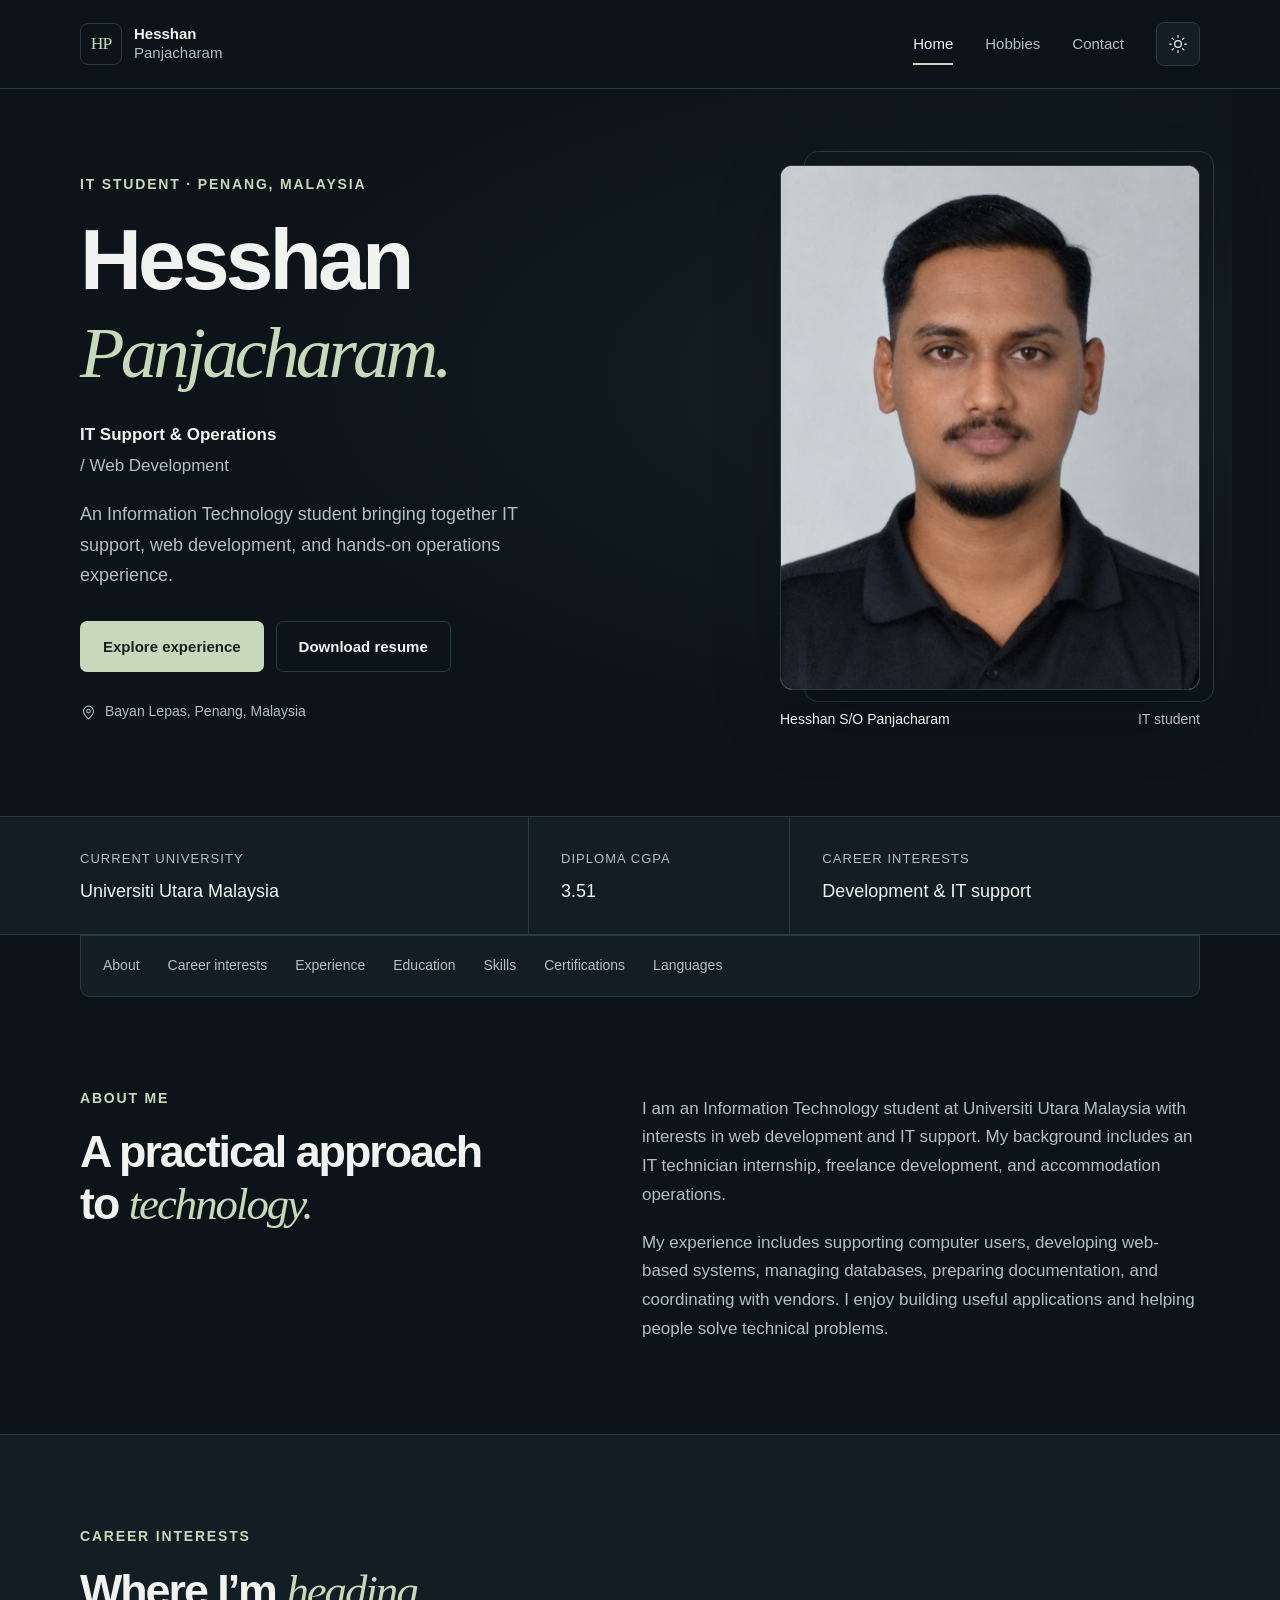
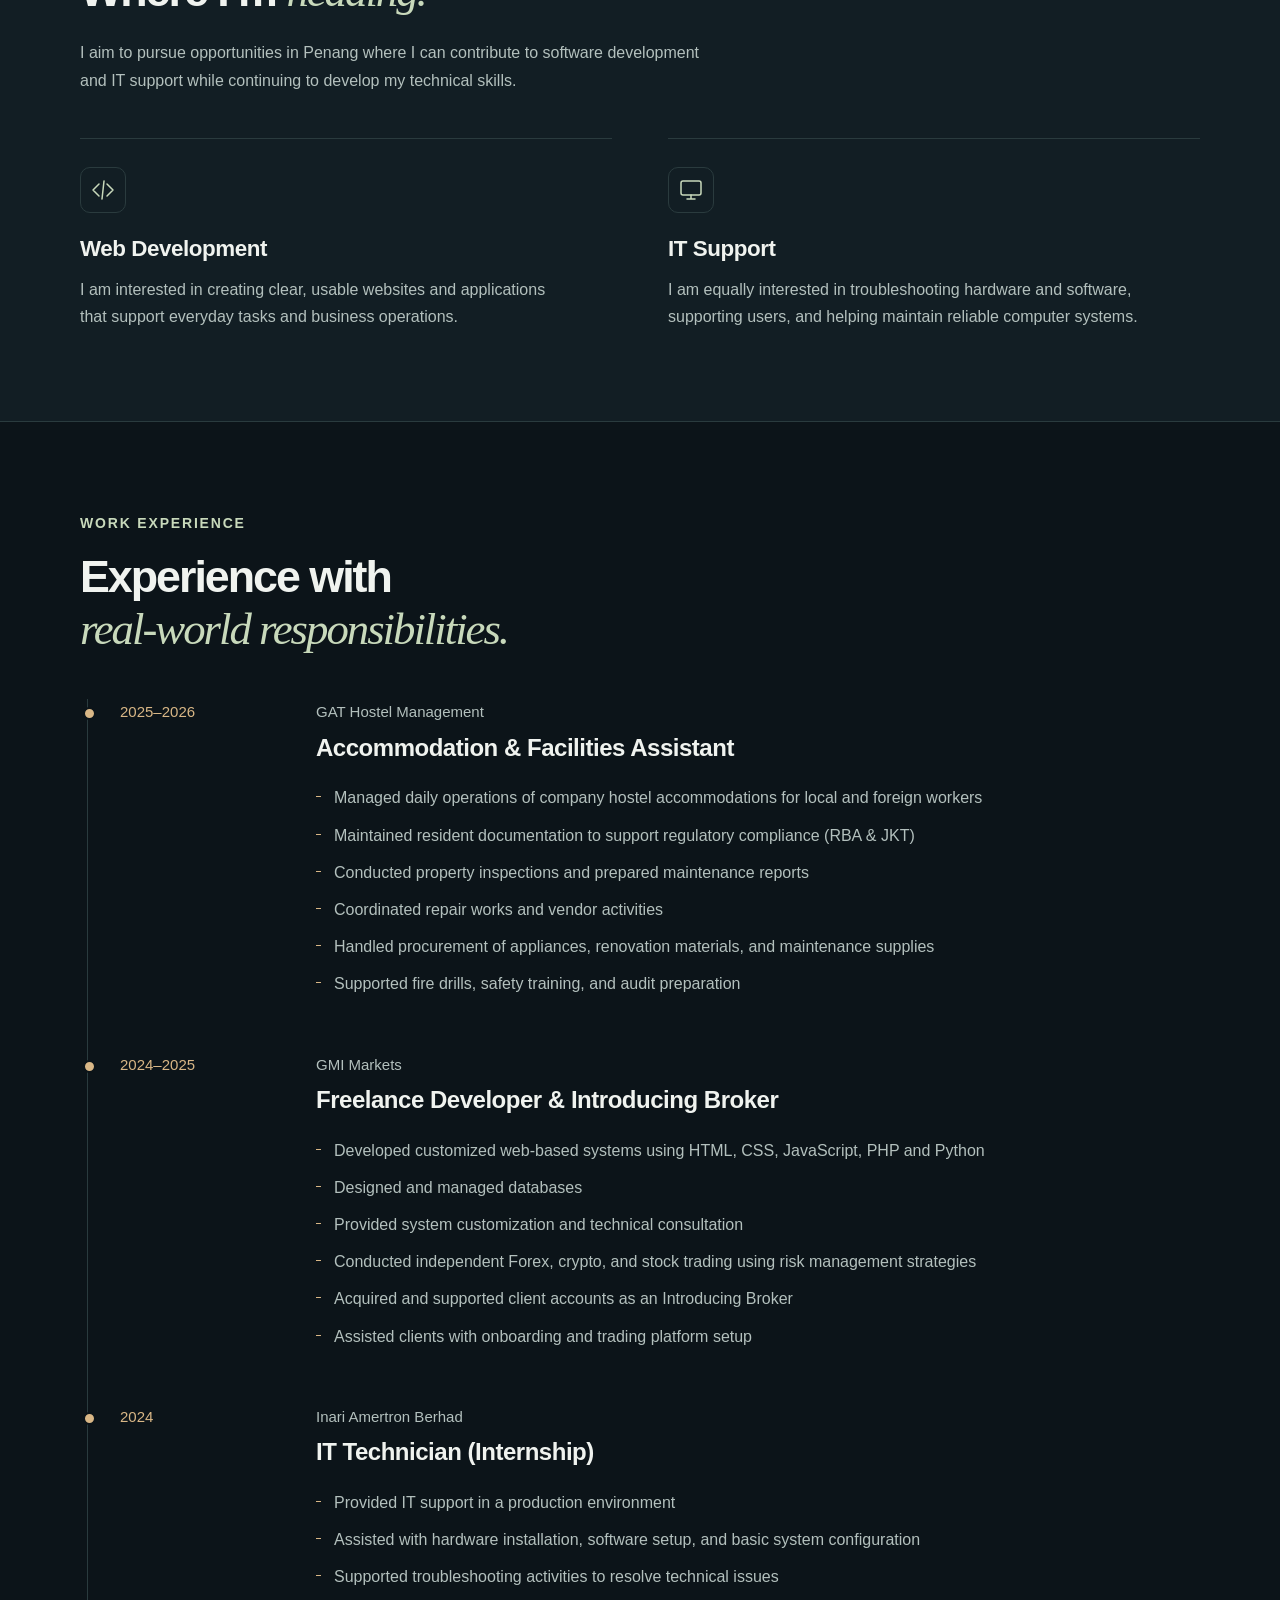
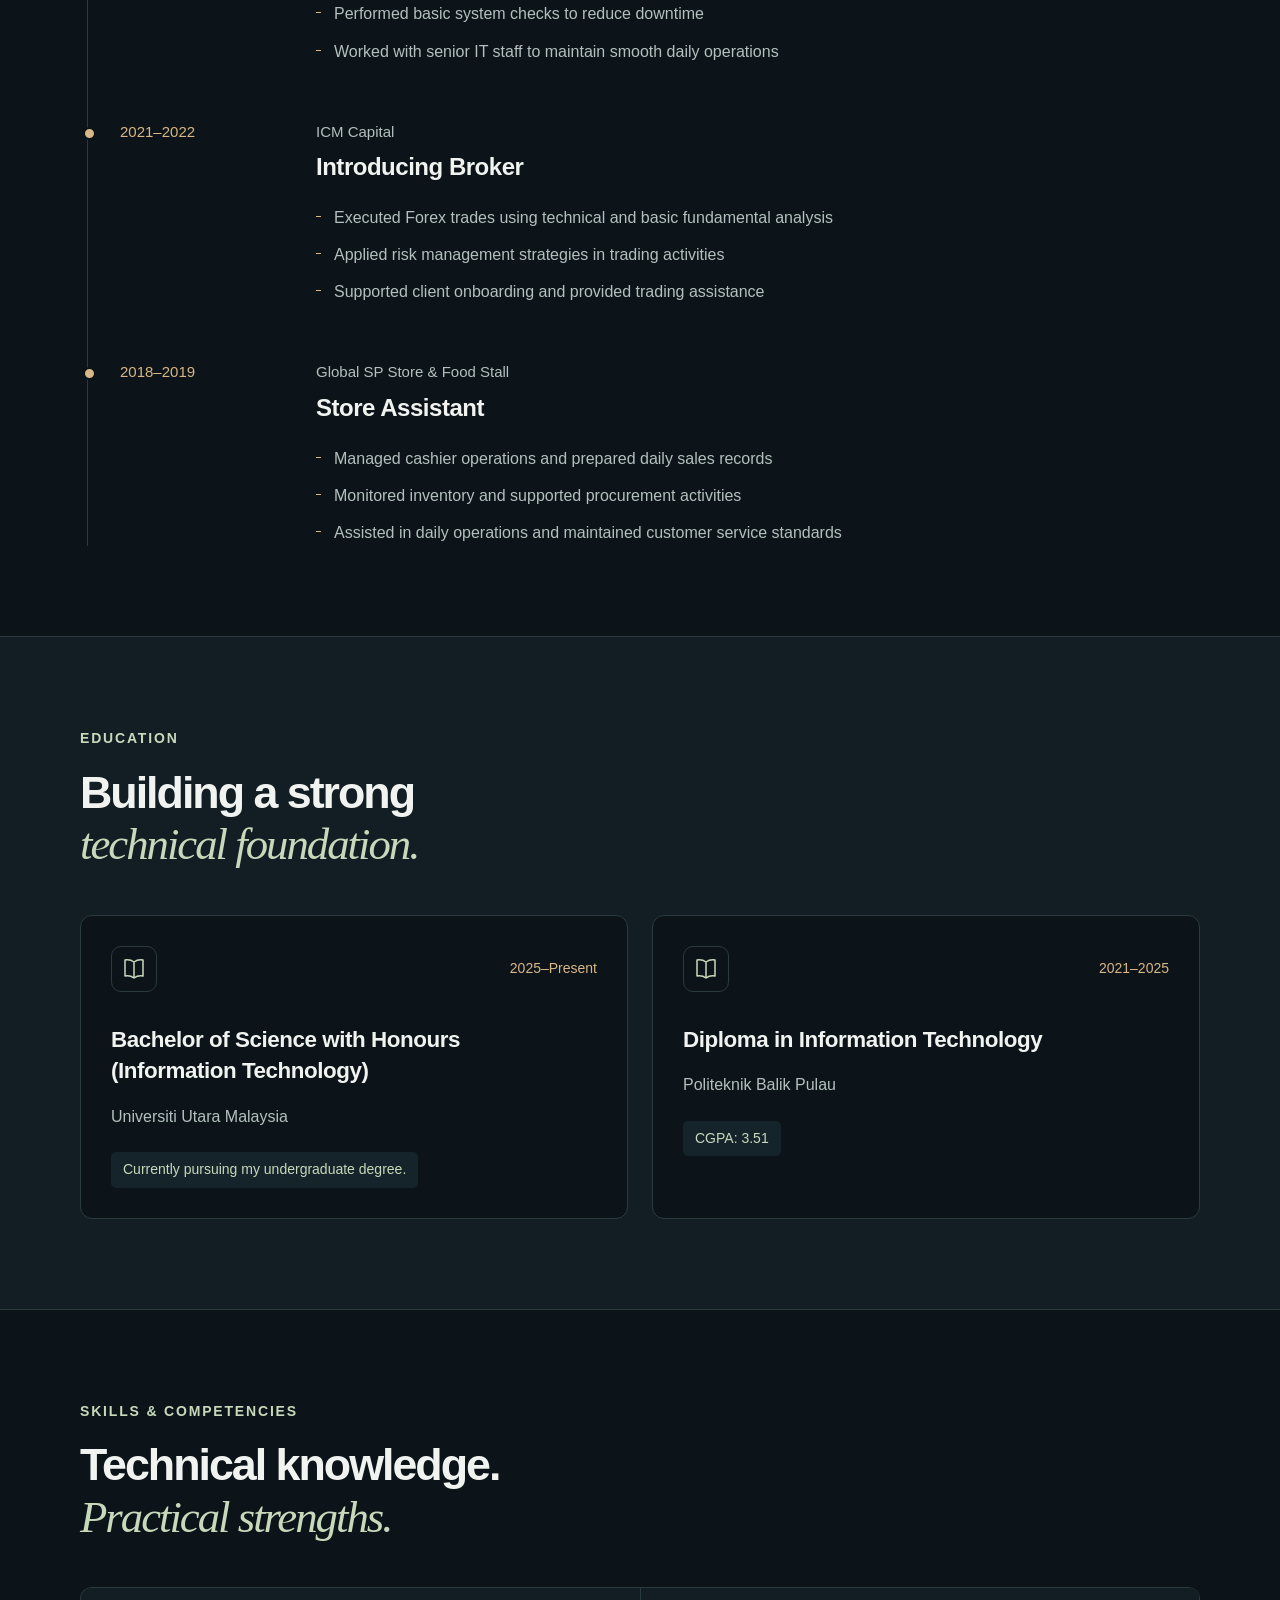
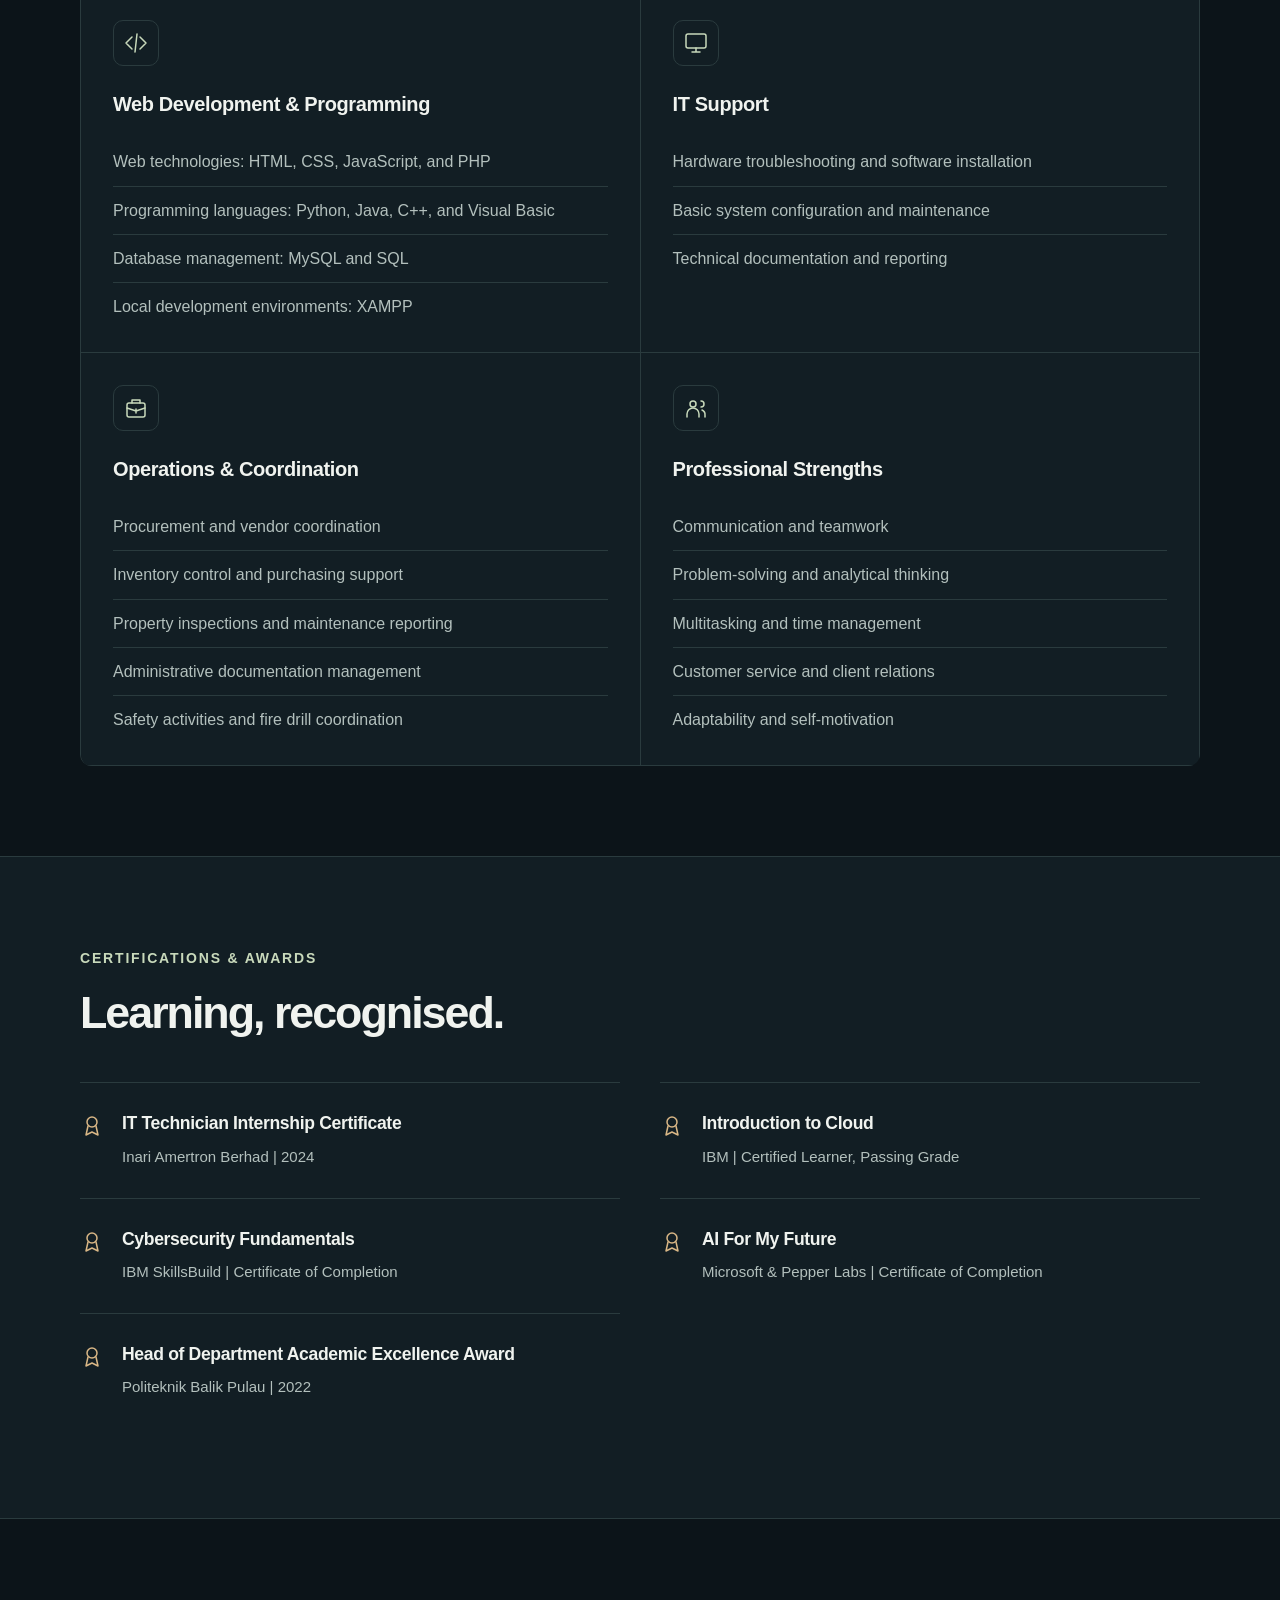
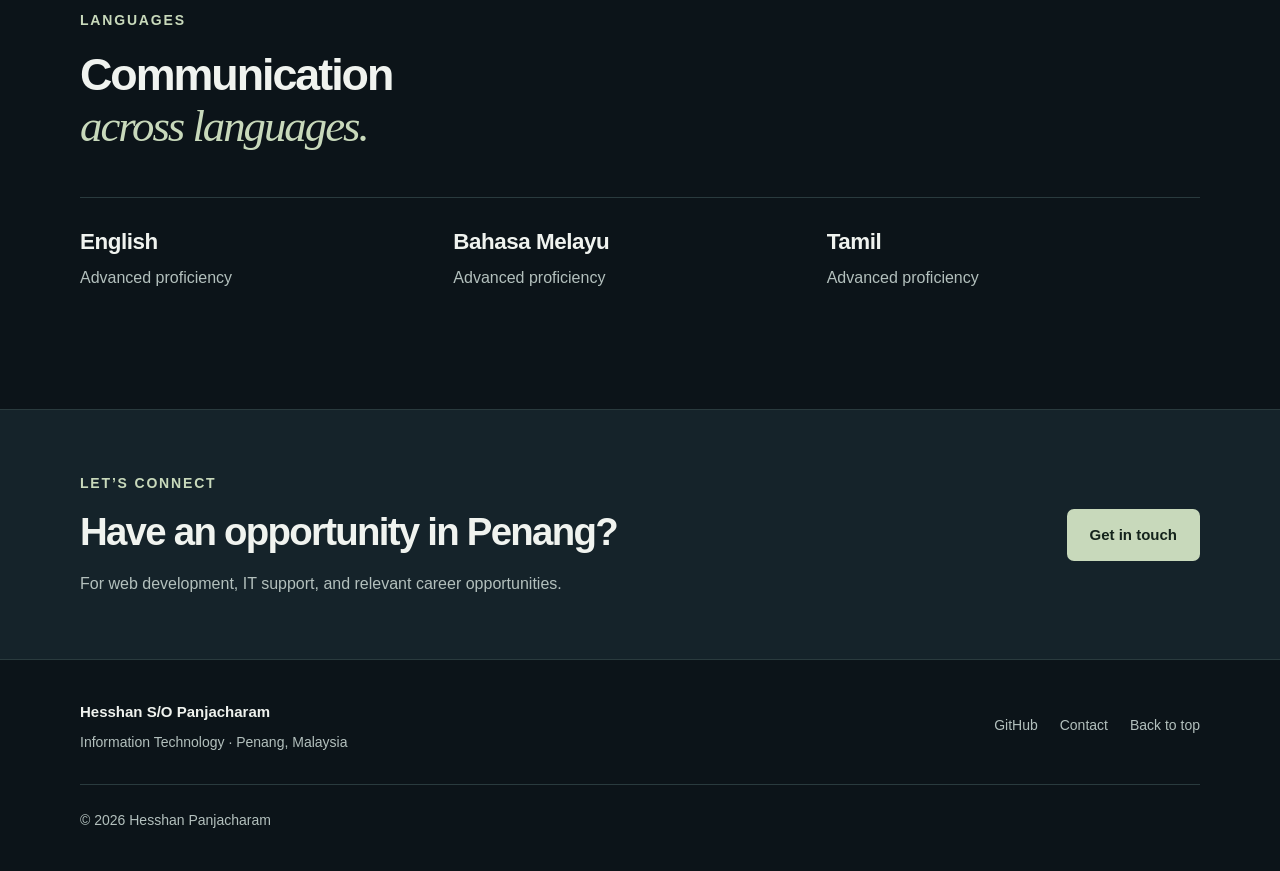
<file: index.html>
<!DOCTYPE html>
<html lang="en" data-theme="dark">
<head>
    <meta charset="UTF-8">
    <meta name="viewport" content="width=device-width, initial-scale=1">
    <meta name="description" content="Hesshan Panjacharam — Information Technology student in Penang, with experience in IT support, web development, and business operations.">
    <meta name="color-scheme" content="dark light">
    <meta name="theme-color" content="#0c1419">
    <meta property="og:title" content="Resume | Hesshan Panjacharam">
    <meta property="og:description" content="Hesshan Panjacharam — Information Technology student in Penang, with experience in IT support, web development, and business operations.">
    <meta property="og:type" content="website">
    <title>Resume | Hesshan Panjacharam</title>
    <!-- Set the saved theme before the stylesheet paints the page. -->
    <script src="theme.js"></script>
    <link rel="stylesheet" href="style.css">
</head>
<body id="top">
<a class="skip-link" href="#main-content">Skip to content</a>
<header class="site-header">
    <div class="container header-inner">
        <a class="brand" href="index.html" aria-label="Hesshan Panjacharam home">
            <span class="brand-mark" aria-hidden="true">HP</span>
            <span class="brand-name">Hesshan<span>Panjacharam</span></span>
        </a>
        <nav class="primary-nav" id="primary-nav" aria-label="Main navigation">
            <ul><li><a href="index.html" aria-current="page">Home</a></li><li><a href="hobbies.html">Hobbies</a></li><li><a href="contact.html">Contact</a></li></ul>
        </nav>
        <div class="header-actions">
            <button class="theme-toggle" type="button" aria-label="Switch to light theme" title="Switch to light theme">
                <svg class="icon sun-icon" viewBox="0 0 24 24" fill="none" stroke="currentColor" stroke-width="1.5" stroke-linecap="round" stroke-linejoin="round" aria-hidden="true"><circle cx="12" cy="12" r="4"/><path d="M12 2v2m0 16v2M2 12h2m16 0h2M5 5l1.5 1.5m11 11L19 19M5 19l1.5-1.5m11-11L19 5"/></svg><svg class="icon moon-icon" viewBox="0 0 24 24" fill="none" stroke="currentColor" stroke-width="1.5" stroke-linecap="round" stroke-linejoin="round" aria-hidden="true"><path d="M20.8 13.2A9 9 0 0 1 10.8 3.1 9 9 0 1 0 20.8 13.2Z"/></svg>
            </button>
            <button class="menu-toggle" type="button" aria-expanded="false" aria-controls="primary-nav">
                <span>Menu</span><svg class="icon " viewBox="0 0 24 24" fill="none" stroke="currentColor" stroke-width="1.5" stroke-linecap="round" stroke-linejoin="round" aria-hidden="true"><path d="M4 7h16M4 12h16M4 17h16"/></svg>
            </button>
        </div>
    </div>
</header>
<main id="main-content" tabindex="-1">
    <section class="hero container">
        <div class="hero-copy">
            <p class="eyebrow hero-entry">IT STUDENT · PENANG, MALAYSIA</p>
            <h1 class="hero-entry">Hesshan<br><span>Panjacharam.</span></h1>
            <p class="hero-role hero-entry">IT Support &amp; Operations <span>/ Web Development</span></p>
            <p class="hero-description hero-entry">An Information Technology student bringing together IT support, web development, and hands-on operations experience.</p>
            <div class="button-row hero-entry">
                <a class="button button-primary" href="#experience">Explore experience</a>
                <a class="button button-secondary" href="documents/Hesshan_Panjacharam_Resume.pdf" download="Hesshan_Panjacharam_Resume.pdf">Download resume</a>
            </div>
            <p class="hero-location hero-entry"><svg class="icon " viewBox="0 0 24 24" fill="none" stroke="currentColor" stroke-width="1.5" stroke-linecap="round" stroke-linejoin="round" aria-hidden="true"><path d="M19 10c0 5-7 11-7 11S5 15 5 10a7 7 0 1 1 14 0Z"/><circle cx="12" cy="10" r="2.5"/></svg> Bayan Lepas, Penang, Malaysia</p>
        </div>
        <figure class="hero-portrait hero-entry">
            <div class="portrait-image">
                <img src="images/profile.png" width="1147" height="1371" alt="Portrait of Hesshan Panjacharam" fetchpriority="high" decoding="async">
            </div>
            <figcaption><span>Hesshan S/O Panjacharam</span><span>IT student</span></figcaption>
        </figure>
    </section>

    <div class="fact-strip">
        <div class="container fact-grid">
            <div><span class="fact-label">CURRENT UNIVERSITY</span><p>Universiti Utara Malaysia</p></div>
            <div><span class="fact-label">DIPLOMA CGPA</span><p>3.51</p></div>
            <div><span class="fact-label">CAREER INTERESTS</span><p>Development &amp; IT support</p></div>
        </div>
    </div>

    <nav class="container section-nav" aria-label="Resume sections">
        <a href="#about">About</a><a href="#career">Career interests</a>
        <a href="#experience">Experience</a><a href="#education">Education</a>
        <a href="#skills">Skills</a><a href="#certifications">Certifications</a>
        <a href="#languages">Languages</a>
    </nav>

    <section class="section container about-section" id="about">
        <div class="section-heading reveal"><p class="eyebrow">ABOUT ME</p>
            <h2>A practical approach<br>to <em>technology.</em></h2></div>
        <div class="about-copy reveal"><p>I am an Information Technology student at Universiti Utara Malaysia with interests in web development and IT support. My background includes an IT technician internship, freelance development, and accommodation operations.</p>
            <p>My experience includes supporting computer users, developing web-based systems, managing databases, preparing documentation, and coordinating with vendors. I enjoy building useful applications and helping people solve technical problems.</p></div>
    </section>

    <section class="section section-tinted" id="career">
        <div class="container">
            <div class="section-heading reveal"><p class="eyebrow">CAREER INTERESTS</p>
                <h2>Where I’m <em>heading.</em></h2><p>I aim to pursue opportunities in Penang where I can contribute to software development and IT support while continuing to develop my technical skills.</p></div>
            <div class="career-grid">
                <article class="career-item reveal"><span class="icon-box"><svg class="icon " viewBox="0 0 24 24" fill="none" stroke="currentColor" stroke-width="1.5" stroke-linecap="round" stroke-linejoin="round" aria-hidden="true"><path d="m8 6-6 6 6 6m8-12 6 6-6 6m-3-15-2 18"/></svg></span>
                    <h3>Web Development</h3><p>I am interested in creating clear, usable websites and applications that support everyday tasks and business operations.</p></article>
                <article class="career-item reveal"><span class="icon-box"><svg class="icon " viewBox="0 0 24 24" fill="none" stroke="currentColor" stroke-width="1.5" stroke-linecap="round" stroke-linejoin="round" aria-hidden="true"><rect x="2" y="3" width="20" height="14" rx="2"/><path d="M8 21h8m-4-4v4"/></svg></span>
                    <h3>IT Support</h3><p>I am equally interested in troubleshooting hardware and software, supporting users, and helping maintain reliable computer systems.</p></article>
            </div>
        </div>
    </section>

    <section class="section container" id="experience">
        <div class="section-heading reveal">
            <p class="eyebrow">WORK EXPERIENCE</p>
            <h2>Experience with<br><em>real-world responsibilities.</em></h2>
        </div>
        <div class="timeline">
            <article class="timeline-item reveal">
                <div class="timeline-date">2025–2026</div>
                <div class="timeline-content">
                    <p class="company">GAT Hostel Management</p>
                    <h3>Accommodation &amp; Facilities Assistant</h3>
                    <ul class="responsibilities">
                        <li>Managed daily operations of company hostel accommodations for local and foreign workers</li>
                        <li>Maintained resident documentation to support regulatory compliance (RBA &amp; JKT)</li>
                        <li>Conducted property inspections and prepared maintenance reports</li>
                        <li>Coordinated repair works and vendor activities</li>
                        <li>Handled procurement of appliances, renovation materials, and maintenance supplies</li>
                        <li>Supported fire drills, safety training, and audit preparation</li>
                    </ul>
                </div>
            </article>
            <article class="timeline-item reveal">
                <div class="timeline-date">2024–2025</div>
                <div class="timeline-content">
                    <p class="company">GMI Markets</p>
                    <h3>Freelance Developer &amp; Introducing Broker</h3>
                    <ul class="responsibilities">
                        <li>Developed customized web-based systems using HTML, CSS, JavaScript, PHP and Python</li>
                        <li>Designed and managed databases </li>
                        <li>Provided system customization and technical consultation</li>
                        <li>Conducted independent Forex, crypto, and stock trading using risk management strategies</li>
                        <li>Acquired and supported client accounts as an Introducing Broker</li>
                        <li>Assisted clients with onboarding and trading platform setup</li>
                    </ul>
                </div>
            </article>
            <article class="timeline-item reveal">
                <div class="timeline-date">2024</div>
                <div class="timeline-content">
                    <p class="company">Inari Amertron Berhad</p>
                    <h3>IT Technician (Internship)</h3>
                    <ul class="responsibilities">
                        <li>Provided IT support in a production environment</li>
                        <li>Assisted with hardware installation, software setup, and basic system configuration</li>
                        <li>Supported troubleshooting activities to resolve technical issues</li>
                        <li>Performed basic system checks to reduce downtime</li>
                        <li>Worked with senior IT staff to maintain smooth daily operations</li>
                    </ul>
                </div>
            </article>
            <article class="timeline-item reveal">
                <div class="timeline-date">2021–2022</div>
                <div class="timeline-content">
                    <p class="company">ICM Capital</p>
                    <h3>Introducing Broker</h3>
                    <ul class="responsibilities">
                        <li>Executed Forex trades using technical and basic fundamental analysis</li>
                        <li>Applied risk management strategies in trading activities</li>
                        <li>Supported client onboarding and provided trading assistance</li>
                    </ul>
                </div>
            </article>
            <article class="timeline-item reveal">
                <div class="timeline-date">2018–2019</div>
                <div class="timeline-content">
                    <p class="company">Global SP Store &amp; Food Stall</p>
                    <h3>Store Assistant</h3>
                    <ul class="responsibilities">
                        <li>Managed cashier operations and prepared daily sales records</li>
                        <li>Monitored inventory and supported procurement activities</li>
                        <li>Assisted in daily operations and maintained customer service standards</li>
                    </ul>
                </div>
            </article>
        </div>
    </section>

    <section class="section section-tinted" id="education">
        <div class="container">
            <div class="section-heading reveal"><p class="eyebrow">EDUCATION</p>
                <h2>Building a strong<br><em>technical foundation.</em></h2></div>
            <div class="education-grid">
                <article class="education-card reveal">
                    <div class="card-top"><span class="icon-box"><svg class="icon " viewBox="0 0 24 24" fill="none" stroke="currentColor" stroke-width="1.5" stroke-linecap="round" stroke-linejoin="round" aria-hidden="true"><path d="M12 5c-4-3-9-2-9-2v16s5-1 9 2c4-3 9-2 9-2V3s-5-1-9 2Zm0 0v16"/></svg></span><span class="date-label">2025–Present</span></div>
                    <h3>Bachelor of Science with Honours (Information Technology)</h3><p class="institution">Universiti Utara Malaysia</p>
                    <p class="education-note">Currently pursuing my undergraduate degree.</p>
                </article>
                <article class="education-card reveal">
                    <div class="card-top"><span class="icon-box"><svg class="icon " viewBox="0 0 24 24" fill="none" stroke="currentColor" stroke-width="1.5" stroke-linecap="round" stroke-linejoin="round" aria-hidden="true"><path d="M12 5c-4-3-9-2-9-2v16s5-1 9 2c4-3 9-2 9-2V3s-5-1-9 2Zm0 0v16"/></svg></span><span class="date-label">2021–2025</span></div>
                    <h3>Diploma in Information Technology</h3><p class="institution">Politeknik Balik Pulau</p>
                    <p class="education-note">CGPA: 3.51</p>
                </article>

            </div>
        </div>
    </section>

    <section class="section container" id="skills">
        <div class="section-heading reveal"><p class="eyebrow">SKILLS &amp; COMPETENCIES</p>
            <h2>Technical knowledge.<br><em>Practical strengths.</em></h2></div>
        <div class="skills-grid">
            <article class="skill-group reveal"><span class="icon-box"><svg class="icon " viewBox="0 0 24 24" fill="none" stroke="currentColor" stroke-width="1.5" stroke-linecap="round" stroke-linejoin="round" aria-hidden="true"><path d="m8 6-6 6 6 6m8-12 6 6-6 6m-3-15-2 18"/></svg></span>
                <h3>Web Development &amp; Programming</h3><ul class="skill-list"><li>Web technologies: HTML, CSS, JavaScript, and PHP</li><li>Programming languages: Python, Java, C++, and Visual Basic</li><li>Database management: MySQL and SQL</li><li>Local development environments: XAMPP</li></ul></article>
            <article class="skill-group reveal"><span class="icon-box"><svg class="icon " viewBox="0 0 24 24" fill="none" stroke="currentColor" stroke-width="1.5" stroke-linecap="round" stroke-linejoin="round" aria-hidden="true"><rect x="2" y="3" width="20" height="14" rx="2"/><path d="M8 21h8m-4-4v4"/></svg></span>
                <h3>IT Support</h3><ul class="skill-list"><li>Hardware troubleshooting and software installation</li><li>Basic system configuration and maintenance</li><li>Technical documentation and reporting</li></ul></article>
            <article class="skill-group reveal"><span class="icon-box"><svg class="icon " viewBox="0 0 24 24" fill="none" stroke="currentColor" stroke-width="1.5" stroke-linecap="round" stroke-linejoin="round" aria-hidden="true"><rect x="3" y="7" width="18" height="14" rx="2"/><path d="M8 7V4h8v3M3 12l9 3 9-3m-9 1v4"/></svg></span>
                <h3>Operations &amp; Coordination</h3><ul class="skill-list"><li>Procurement and vendor coordination</li><li>Inventory control and purchasing support</li><li>Property inspections and maintenance reporting</li><li>Administrative documentation management</li><li>Safety activities and fire drill coordination</li></ul></article>
            <article class="skill-group reveal"><span class="icon-box"><svg class="icon " viewBox="0 0 24 24" fill="none" stroke="currentColor" stroke-width="1.5" stroke-linecap="round" stroke-linejoin="round" aria-hidden="true"><circle cx="9" cy="8" r="3"/><path d="M3 21v-3a6 6 0 0 1 12 0v3m2-16a3 3 0 0 1 0 6m1 3a5 5 0 0 1 3 5v2"/></svg></span>
                <h3>Professional Strengths</h3><ul class="skill-list"><li>Communication and teamwork</li><li>Problem-solving and analytical thinking</li><li>Multitasking and time management</li><li>Customer service and client relations</li><li>Adaptability and self-motivation</li></ul></article>

        </div>
    </section>

    <section class="section section-tinted" id="certifications">
        <div class="container">
            <div class="section-heading reveal"><p class="eyebrow">CERTIFICATIONS &amp; AWARDS</p>
                <h2>Learning, recognised.</h2></div>
            <div class="credentials-grid">
                <article class="credential reveal"><span class="credential-icon"><svg class="icon " viewBox="0 0 24 24" fill="none" stroke="currentColor" stroke-width="1.5" stroke-linecap="round" stroke-linejoin="round" aria-hidden="true"><circle cx="12" cy="8" r="5"/><path d="m8 12-2 9 6-3 6 3-2-9"/></svg></span>
                    <div><h3>IT Technician Internship Certificate</h3><p>Inari Amertron Berhad | 2024</p></div></article>
                <article class="credential reveal"><span class="credential-icon"><svg class="icon " viewBox="0 0 24 24" fill="none" stroke="currentColor" stroke-width="1.5" stroke-linecap="round" stroke-linejoin="round" aria-hidden="true"><circle cx="12" cy="8" r="5"/><path d="m8 12-2 9 6-3 6 3-2-9"/></svg></span>
                    <div><h3>Introduction to Cloud</h3><p>IBM | Certified Learner, Passing Grade</p></div></article>
                <article class="credential reveal"><span class="credential-icon"><svg class="icon " viewBox="0 0 24 24" fill="none" stroke="currentColor" stroke-width="1.5" stroke-linecap="round" stroke-linejoin="round" aria-hidden="true"><circle cx="12" cy="8" r="5"/><path d="m8 12-2 9 6-3 6 3-2-9"/></svg></span>
                    <div><h3>Cybersecurity Fundamentals</h3><p>IBM SkillsBuild | Certificate of Completion</p></div></article>
                <article class="credential reveal"><span class="credential-icon"><svg class="icon " viewBox="0 0 24 24" fill="none" stroke="currentColor" stroke-width="1.5" stroke-linecap="round" stroke-linejoin="round" aria-hidden="true"><circle cx="12" cy="8" r="5"/><path d="m8 12-2 9 6-3 6 3-2-9"/></svg></span>
                    <div><h3>AI For My Future</h3><p>Microsoft &amp; Pepper Labs | Certificate of Completion</p></div></article>
                <article class="credential reveal"><span class="credential-icon"><svg class="icon " viewBox="0 0 24 24" fill="none" stroke="currentColor" stroke-width="1.5" stroke-linecap="round" stroke-linejoin="round" aria-hidden="true"><circle cx="12" cy="8" r="5"/><path d="m8 12-2 9 6-3 6 3-2-9"/></svg></span>
                    <div><h3>Head of Department Academic Excellence Award</h3><p>Politeknik Balik Pulau | 2022</p></div></article>

            </div>
        </div>
    </section>

    <section class="section container" id="languages">
        <div class="section-heading reveal"><p class="eyebrow">LANGUAGES</p>
            <h2>Communication<br><em>across languages.</em></h2></div>
        <div class="language-grid">
            <article class="language-item reveal"><h3>English</h3><p>Advanced proficiency</p></article>
            <article class="language-item reveal"><h3>Bahasa Melayu</h3><p>Advanced proficiency</p></article>
            <article class="language-item reveal"><h3>Tamil</h3><p>Advanced proficiency</p></article>
        </div>
    </section>

    <section class="closing reveal">
        <div class="container closing-inner">
            <div><p class="eyebrow">LET’S CONNECT</p><h2>Have an opportunity in Penang?</h2>
                <p>For web development, IT support, and relevant career opportunities.</p></div>
            <a class="button button-primary" href="contact.html">Get in touch</a>
        </div>
    </section>
</main>

<footer class="site-footer">
    <div class="container footer-inner">
        <div><a class="footer-name" href="index.html">Hesshan S/O Panjacharam</a>
            <p>Information Technology · Penang, Malaysia</p></div>
        <nav aria-label="Footer navigation">
            <a href="https://github.com/shann8888">GitHub</a>
            <a href="contact.html">Contact</a>
            <a href="#top">Back to top</a>
        </nav>
        <p class="copyright">&copy; 2026 Hesshan Panjacharam</p>
    </div>
</footer>
</body>
</html>
</file>
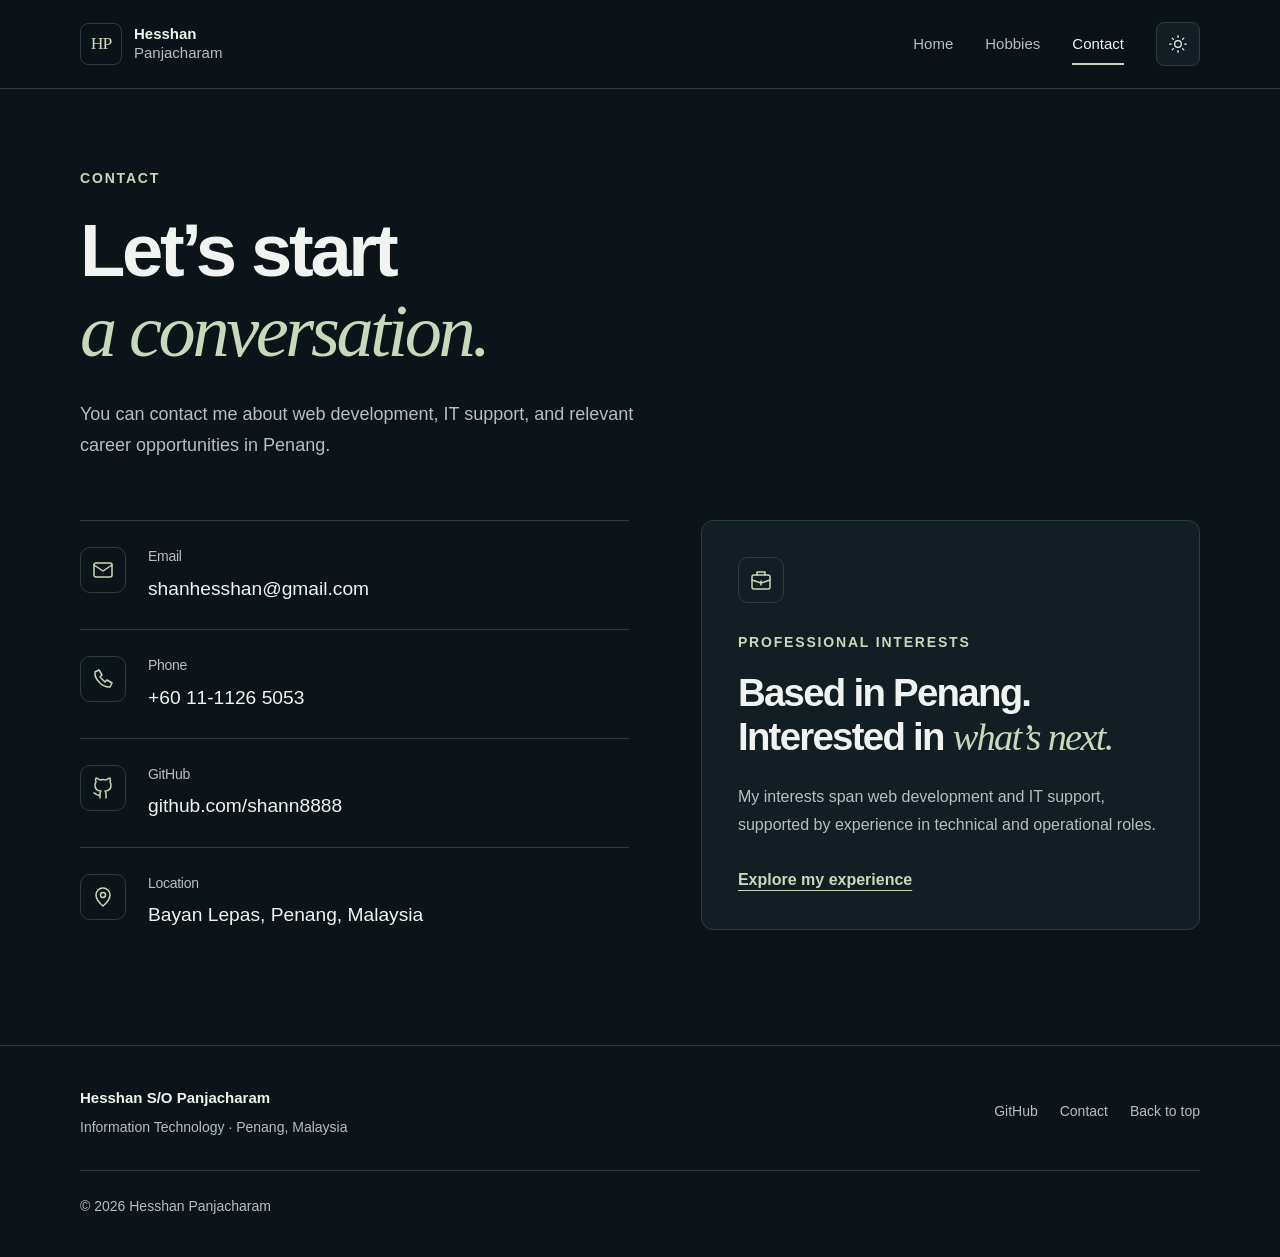
<file: contact.html>
<!DOCTYPE html>
<html lang="en" data-theme="dark">
<head>
    <meta charset="UTF-8">
    <meta name="viewport" content="width=device-width, initial-scale=1">
    <meta name="description" content="Get in touch with Hesshan Panjacharam about web development, IT support, and career opportunities in Penang.">
    <meta name="color-scheme" content="dark light">
    <meta name="theme-color" content="#0c1419">
    <meta property="og:title" content="Contact | Hesshan Panjacharam">
    <meta property="og:description" content="Get in touch with Hesshan Panjacharam about web development, IT support, and career opportunities in Penang.">
    <meta property="og:type" content="website">
    <title>Contact | Hesshan Panjacharam</title>
    <!-- Set the saved theme before the stylesheet paints the page. -->
    <script src="theme.js"></script>
    <link rel="stylesheet" href="style.css">
</head>
<body id="top">
<a class="skip-link" href="#main-content">Skip to content</a>
<header class="site-header">
    <div class="container header-inner">
        <a class="brand" href="index.html" aria-label="Hesshan Panjacharam home">
            <span class="brand-mark" aria-hidden="true">HP</span>
            <span class="brand-name">Hesshan<span>Panjacharam</span></span>
        </a>
        <nav class="primary-nav" id="primary-nav" aria-label="Main navigation">
            <ul><li><a href="index.html">Home</a></li><li><a href="hobbies.html">Hobbies</a></li><li><a href="contact.html" aria-current="page">Contact</a></li></ul>
        </nav>
        <div class="header-actions">
            <button class="theme-toggle" type="button" aria-label="Switch to light theme" title="Switch to light theme">
                <svg class="icon sun-icon" viewBox="0 0 24 24" fill="none" stroke="currentColor" stroke-width="1.5" stroke-linecap="round" stroke-linejoin="round" aria-hidden="true"><circle cx="12" cy="12" r="4"/><path d="M12 2v2m0 16v2M2 12h2m16 0h2M5 5l1.5 1.5m11 11L19 19M5 19l1.5-1.5m11-11L19 5"/></svg><svg class="icon moon-icon" viewBox="0 0 24 24" fill="none" stroke="currentColor" stroke-width="1.5" stroke-linecap="round" stroke-linejoin="round" aria-hidden="true"><path d="M20.8 13.2A9 9 0 0 1 10.8 3.1 9 9 0 1 0 20.8 13.2Z"/></svg>
            </button>
            <button class="menu-toggle" type="button" aria-expanded="false" aria-controls="primary-nav">
                <span>Menu</span><svg class="icon " viewBox="0 0 24 24" fill="none" stroke="currentColor" stroke-width="1.5" stroke-linecap="round" stroke-linejoin="round" aria-hidden="true"><path d="M4 7h16M4 12h16M4 17h16"/></svg>
            </button>
        </div>
    </div>
</header>
<main id="main-content" tabindex="-1">
    <section class="page-hero container">
        <p class="eyebrow hero-entry">CONTACT</p>
        <h1 class="hero-entry">Let’s start<br><em>a conversation.</em></h1>
        <p class="page-intro hero-entry">You can contact me about web development, IT support, and relevant career opportunities in Penang.</p>
    </section>
    <section class="container contact-section" aria-labelledby="contact-heading">
        <h2 class="visually-hidden" id="contact-heading">Contact Me</h2>
        <div class="contact-layout">
            <div class="contact-methods">
                <div class="contact-method reveal"><span class="icon-box"><svg class="icon " viewBox="0 0 24 24" fill="none" stroke="currentColor" stroke-width="1.5" stroke-linecap="round" stroke-linejoin="round" aria-hidden="true"><rect x="3" y="5" width="18" height="14" rx="2"/><path d="m3 7 9 6 9-6"/></svg></span>
                    <div><h3>Email</h3><a href="mailto:shanhesshan@gmail.com">shanhesshan@gmail.com</a></div></div>
                <div class="contact-method reveal"><span class="icon-box"><svg class="icon " viewBox="0 0 24 24" fill="none" stroke="currentColor" stroke-width="1.5" stroke-linecap="round" stroke-linejoin="round" aria-hidden="true"><path d="m8 3-4 2c-1 7 8 16 15 15l2-4-5-3-2 2-5-5 2-2-3-5Z"/></svg></span>
                    <div><h3>Phone</h3><a href="tel:+601111265053">+60 11-1126 5053</a></div></div>
                <div class="contact-method reveal"><span class="icon-box"><svg class="icon " viewBox="0 0 24 24" fill="none" stroke="currentColor" stroke-width="1.5" stroke-linecap="round" stroke-linejoin="round" aria-hidden="true"><path d="M9 19c-4 1-4-2-6-2m12 5v-4a4 4 0 0 0-1-3c3 0 6-1 6-6a5 5 0 0 0-1-3 5 5 0 0 0 0-4s-1 0-4 2a12 12 0 0 0-6 0C6 2 5 2 5 2a5 5 0 0 0 0 4 5 5 0 0 0-1 3c0 5 3 6 6 6a4 4 0 0 0-1 3v4"/></svg></span>
                    <div><h3>GitHub</h3><a href="https://github.com/shann8888">github.com/shann8888</a></div></div>
                <div class="contact-method reveal"><span class="icon-box"><svg class="icon " viewBox="0 0 24 24" fill="none" stroke="currentColor" stroke-width="1.5" stroke-linecap="round" stroke-linejoin="round" aria-hidden="true"><path d="M19 10c0 5-7 11-7 11S5 15 5 10a7 7 0 1 1 14 0Z"/><circle cx="12" cy="10" r="2.5"/></svg></span>
                    <div><h3>Location</h3><p>Bayan Lepas, Penang, Malaysia</p></div></div>

            </div>
            <aside class="contact-note reveal" aria-labelledby="opportunities-heading">
                <span class="icon-box"><svg class="icon " viewBox="0 0 24 24" fill="none" stroke="currentColor" stroke-width="1.5" stroke-linecap="round" stroke-linejoin="round" aria-hidden="true"><rect x="3" y="7" width="18" height="14" rx="2"/><path d="M8 7V4h8v3M3 12l9 3 9-3m-9 1v4"/></svg></span>
                <p class="eyebrow">PROFESSIONAL INTERESTS</p>
                <h2 id="opportunities-heading">Based in Penang.<br>Interested in <em>what’s next.</em></h2>
                <p>My interests span web development and IT support, supported by experience in technical and operational roles.</p>
                <a class="text-link" href="index.html#experience">Explore my experience</a>
            </aside>
        </div>
    </section>
</main>

<footer class="site-footer">
    <div class="container footer-inner">
        <div><a class="footer-name" href="index.html">Hesshan S/O Panjacharam</a>
            <p>Information Technology · Penang, Malaysia</p></div>
        <nav aria-label="Footer navigation">
            <a href="https://github.com/shann8888">GitHub</a>
            <a href="contact.html">Contact</a>
            <a href="#top">Back to top</a>
        </nav>
        <p class="copyright">&copy; 2026 Hesshan Panjacharam</p>
    </div>
</footer>
</body>
</html>
</file>
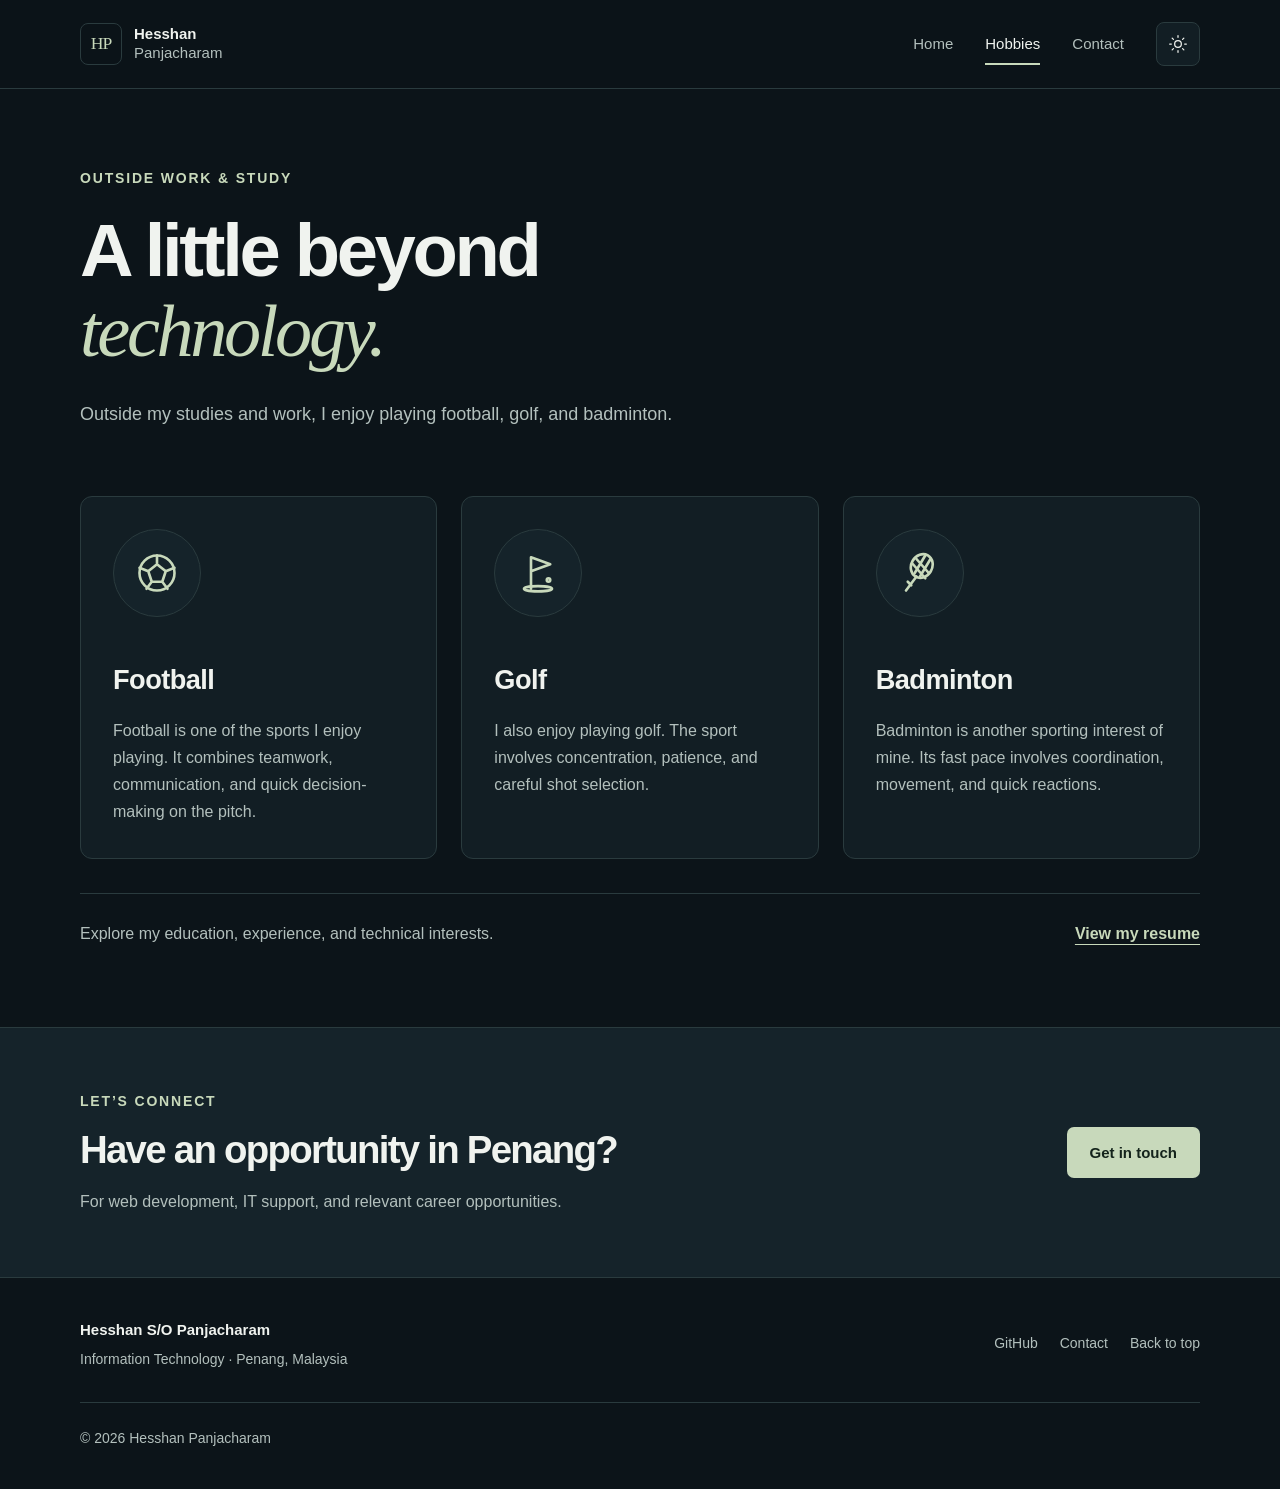
<file: hobbies.html>
<!DOCTYPE html>
<html lang="en" data-theme="dark">
<head>
    <meta charset="UTF-8">
    <meta name="viewport" content="width=device-width, initial-scale=1">
    <meta name="description" content="Outside studies and work: Hesshan Panjacharam&#x27;s interests in football, golf, and badminton.">
    <meta name="color-scheme" content="dark light">
    <meta name="theme-color" content="#0c1419">
    <meta property="og:title" content="Hobbies | Hesshan Panjacharam">
    <meta property="og:description" content="Outside studies and work: Hesshan Panjacharam&#x27;s interests in football, golf, and badminton.">
    <meta property="og:type" content="website">
    <title>Hobbies | Hesshan Panjacharam</title>
    <!-- Set the saved theme before the stylesheet paints the page. -->
    <script src="theme.js"></script>
    <link rel="stylesheet" href="style.css">
</head>
<body id="top">
<a class="skip-link" href="#main-content">Skip to content</a>
<header class="site-header">
    <div class="container header-inner">
        <a class="brand" href="index.html" aria-label="Hesshan Panjacharam home">
            <span class="brand-mark" aria-hidden="true">HP</span>
            <span class="brand-name">Hesshan<span>Panjacharam</span></span>
        </a>
        <nav class="primary-nav" id="primary-nav" aria-label="Main navigation">
            <ul><li><a href="index.html">Home</a></li><li><a href="hobbies.html" aria-current="page">Hobbies</a></li><li><a href="contact.html">Contact</a></li></ul>
        </nav>
        <div class="header-actions">
            <button class="theme-toggle" type="button" aria-label="Switch to light theme" title="Switch to light theme">
                <svg class="icon sun-icon" viewBox="0 0 24 24" fill="none" stroke="currentColor" stroke-width="1.5" stroke-linecap="round" stroke-linejoin="round" aria-hidden="true"><circle cx="12" cy="12" r="4"/><path d="M12 2v2m0 16v2M2 12h2m16 0h2M5 5l1.5 1.5m11 11L19 19M5 19l1.5-1.5m11-11L19 5"/></svg><svg class="icon moon-icon" viewBox="0 0 24 24" fill="none" stroke="currentColor" stroke-width="1.5" stroke-linecap="round" stroke-linejoin="round" aria-hidden="true"><path d="M20.8 13.2A9 9 0 0 1 10.8 3.1 9 9 0 1 0 20.8 13.2Z"/></svg>
            </button>
            <button class="menu-toggle" type="button" aria-expanded="false" aria-controls="primary-nav">
                <span>Menu</span><svg class="icon " viewBox="0 0 24 24" fill="none" stroke="currentColor" stroke-width="1.5" stroke-linecap="round" stroke-linejoin="round" aria-hidden="true"><path d="M4 7h16M4 12h16M4 17h16"/></svg>
            </button>
        </div>
    </div>
</header>
<main id="main-content" tabindex="-1">
    <section class="page-hero container">
        <p class="eyebrow hero-entry">OUTSIDE WORK &amp; STUDY</p>
        <h1 class="hero-entry">A little beyond<br><em>technology.</em></h1>
        <p class="page-intro hero-entry">Outside my studies and work, I enjoy playing football, golf, and badminton.</p>
    </section>
    <section class="container hobbies-section" aria-labelledby="hobbies-heading">
        <h2 class="visually-hidden" id="hobbies-heading">Hobbies &amp; Interests</h2>
        <div class="sports-grid">
            <article class="sport-card reveal">
                <span class="sport-illustration"><svg class="icon " viewBox="0 0 24 24" fill="none" stroke="currentColor" stroke-width="1.5" stroke-linecap="round" stroke-linejoin="round" aria-hidden="true"><circle cx="12" cy="12" r="10"/><path d="m12 7 5 4-2 6H9l-2-6 5-4Zm0 0V2m5 9 5-2m-7 8 3 4m-9-4-3 4m1-10L2 9"/></svg></span>
                <h3>Football</h3><p>Football is one of the sports I enjoy playing. It combines teamwork, communication, and quick decision-making on the pitch.</p>
            </article>
            <article class="sport-card reveal">
                <span class="sport-illustration"><svg class="icon " viewBox="0 0 24 24" fill="none" stroke="currentColor" stroke-width="1.5" stroke-linecap="round" stroke-linejoin="round" aria-hidden="true"><path d="M8 21V3l11 4-11 4"/><ellipse cx="12" cy="21" rx="8" ry="1.5"/><circle cx="18" cy="16" r="1"/></svg></span>
                <h3>Golf</h3><p>I also enjoy playing golf. The sport involves concentration, patience, and careful shot selection.</p>
            </article>
            <article class="sport-card reveal">
                <span class="sport-illustration"><svg class="icon " viewBox="0 0 24 24" fill="none" stroke="currentColor" stroke-width="1.5" stroke-linecap="round" stroke-linejoin="round" aria-hidden="true"><ellipse cx="13" cy="8" rx="6" ry="7" transform="rotate(30 13 8)"/><path d="m10 14-6 8m3-3-2-2m5-13 7 8m-9-5 7 8m0-13-6 10m9-8-6 10"/></svg></span>
                <h3>Badminton</h3><p>Badminton is another sporting interest of mine. Its fast pace involves coordination, movement, and quick reactions.</p>
            </article>

        </div>
        <div class="hobbies-return reveal"><p>Explore my education, experience, and technical interests.</p>
            <a class="text-link" href="index.html">View my resume</a></div>
    </section>

    <section class="closing reveal">
        <div class="container closing-inner">
            <div><p class="eyebrow">LET’S CONNECT</p><h2>Have an opportunity in Penang?</h2>
                <p>For web development, IT support, and relevant career opportunities.</p></div>
            <a class="button button-primary" href="contact.html">Get in touch</a>
        </div>
    </section>
</main>

<footer class="site-footer">
    <div class="container footer-inner">
        <div><a class="footer-name" href="index.html">Hesshan S/O Panjacharam</a>
            <p>Information Technology · Penang, Malaysia</p></div>
        <nav aria-label="Footer navigation">
            <a href="https://github.com/shann8888">GitHub</a>
            <a href="contact.html">Contact</a>
            <a href="#top">Back to top</a>
        </nav>
        <p class="copyright">&copy; 2026 Hesshan Panjacharam</p>
    </div>
</footer>
</body>
</html>
</file>
<file: style.css>
/* Colours are centralised so both themes use the same layout. */
:root {
    color-scheme: dark;
    --bg: #0c1419;
    --surface: #121e24;
    --surface-alt: #15232a;
    --text: #f0f3ef;
    --muted: #b3c0bd;
    --accent: #c8d9bb;
    --accent-ink: #14231b;
    --gold: #d9b786;
    --line: #2a3b3e;
    --header: rgba(12, 20, 25, 0.94);
    --shadow: 0 24px 70px rgba(0, 0, 0, 0.18);
}

:root[data-theme="light"] {
    color-scheme: light;
    --bg: #f7f8f5;
    --surface: #ffffff;
    --surface-alt: #edf1ea;
    --text: #17251f;
    --muted: #4a6257;
    --accent: #2b593e;
    --accent-ink: #ffffff;
    --gold: #876239;
    --line: #d4dfd5;
    --header: rgba(247, 248, 245, 0.95);
    --shadow: 0 24px 70px rgba(31, 56, 40, 0.08);
}

* { box-sizing: border-box; }
html { scroll-behavior: smooth; }
body {
    margin: 0;
    min-width: 280px;
    font-family: "Segoe UI", Arial, sans-serif;
    font-size: 1rem;
    line-height: 1.7;
    color: var(--text);
    background: var(--bg);
    transition: background-color 220ms ease, color 220ms ease;
}
::selection { color: var(--accent-ink); background: var(--accent); }
a { color: inherit; text-underline-offset: 5px; }
button, a { -webkit-tap-highlight-color: transparent; }
button { font: inherit; }
button, .button { touch-action: manipulation; }
button, a, input { outline-offset: 5px; }
:focus-visible { outline: 2px solid var(--gold); }
img { display: block; max-width: 100%; height: auto; }
svg { flex-shrink: 0; }
.icon { width: 24px; height: 24px; }
p { margin: 0 0 1.15rem; }
h1, h2, h3 { margin: 0; font-weight: 600; }
h1, h2 { letter-spacing: -0.045em; }
h2 { font-size: clamp(2rem, 3.5vw, 3.1rem); line-height: 1.15; }
h3 { font-size: 1.25rem; line-height: 1.4; letter-spacing: -0.02em; }
em { font-family: Georgia, "Times New Roman", serif; font-weight: 400; color: var(--accent); }
ul { margin: 0; padding: 0; }
.container { width: min(1120px, calc(100% - 64px)); margin-inline: auto; }
.eyebrow { margin-bottom: 20px; color: var(--accent); font-size: 0.875rem; font-weight: 600; letter-spacing: 0.13em; }
.visually-hidden {
    position: absolute;
    width: 1px;
    height: 1px;
    padding: 0;
    margin: -1px;
    overflow: hidden;
    clip-path: inset(50%);
    white-space: nowrap;
    border: 0;
}
.skip-link {
    position: fixed;
    z-index: 100;
    top: 12px;
    left: 12px;
    padding: 12px 18px;
    transform: translateY(-180%);
    background: var(--accent);
    color: var(--accent-ink);
    border-radius: 6px;
}
.skip-link:focus { transform: translateY(0); }

/* The same header and footer appear on all three pages. */
.site-header {
    position: sticky;
    top: 0;
    z-index: 30;
    background: var(--header);
    backdrop-filter: blur(16px);
    border-bottom: 1px solid var(--line);
}
.header-inner { min-height: 88px; display: flex; align-items: center; gap: 32px; }
.brand { display: inline-flex; align-items: center; gap: 12px; text-decoration: none; }
.brand-mark {
    display: grid;
    place-items: center;
    width: 42px;
    height: 42px;
    color: var(--accent);
    border: 1px solid var(--line);
    border-radius: 8px;
    font-family: Georgia, serif;
    font-size: 1.1rem;
    letter-spacing: -0.05em;
}
.brand-name { font-size: 0.9375rem; line-height: 1.25; font-weight: 600; }
.brand-name span { display: block; color: var(--muted); font-weight: 400; }
.primary-nav { margin-left: auto; }
.primary-nav ul { display: flex; align-items: center; gap: 32px; list-style: none; }
.primary-nav a {
    display: block;
    position: relative;
    padding: 14px 0;
    font-size: 0.9375rem;
    color: var(--muted);
    text-decoration: none;
    transition: color 160ms ease;
}
.primary-nav a::after {
    content: "";
    position: absolute;
    bottom: 6px;
    left: 0;
    width: 100%;
    height: 2px;
    transform: scaleX(0);
    transform-origin: left;
    background: var(--accent);
    transition: transform 180ms ease;
}
.primary-nav a:hover, .primary-nav a[aria-current="page"] { color: var(--text); }
.primary-nav a:hover::after, .primary-nav a[aria-current="page"]::after { transform: scaleX(1); }
.header-actions { display: flex; align-items: center; gap: 12px; }
.theme-toggle, .menu-toggle {
    align-items: center;
    justify-content: center;
    min-height: 44px;
    padding: 10px;
    border: 1px solid var(--line);
    border-radius: 8px;
    background: var(--surface);
    color: var(--text);
    cursor: pointer;
    transition: border-color 160ms ease, background 160ms ease;
}
.theme-toggle { display: none; width: 44px; }
.js-ready .theme-toggle { display: inline-flex; }
.theme-toggle:hover, .menu-toggle:hover { border-color: var(--accent); }
.theme-toggle .icon { width: 20px; height: 20px; }
.moon-icon { display: none; }
[data-theme="light"] .sun-icon { display: none; }
[data-theme="light"] .moon-icon { display: block; }
.menu-toggle { display: none; gap: 8px; font-size: 0.875rem; }

/* Hero: a distinct introduction with the supplied portrait. */
.hero {
    display: grid;
    grid-template-columns: 1.2fr 0.85fr;
    align-items: center;
    gap: 72px;
    padding-block: 76px 84px;
    position: relative;
}
.hero::before {
    content: "";
    position: absolute;
    inset: 0 -32px;
    z-index: -1;
    pointer-events: none;
    background: radial-gradient(ellipse at 85% 40%, rgba(155, 190, 159, 0.07), transparent 58%);
}
.hero h1 { font-size: clamp(3rem, 6.7vw, 6.2rem); line-height: 1.02; }
.hero h1 span {
    display: inline-block;
    margin-top: 8px;
    font-family: Georgia, "Times New Roman", serif;
    font-size: 0.85em;
    font-weight: 400;
    font-style: italic;
    color: var(--accent);
}
.hero-role { margin: 30px 0 18px; font-size: 1.0625rem; font-weight: 600; }
.hero-role span { display: block; margin-top: 2px; color: var(--muted); font-weight: 400; }
.hero-description { max-width: 480px; font-size: 1.125rem; color: var(--muted); }
.button-row { display: flex; flex-wrap: wrap; gap: 12px; margin-top: 30px; }
.button {
    display: inline-flex;
    align-items: center;
    justify-content: center;
    min-height: 50px;
    padding: 12px 22px;
    border: 1px solid transparent;
    border-radius: 7px;
    font-size: 0.9375rem;
    font-weight: 600;
    text-decoration: none;
    transition: transform 180ms ease, box-shadow 180ms ease, background 180ms ease;
}
.button-primary { color: var(--accent-ink); background: var(--accent); }
.button-secondary { color: var(--text); background: transparent; border-color: var(--line); }
.button:hover { transform: translateY(-2px); box-shadow: var(--shadow); }
.button-secondary:hover { background: var(--surface-alt); }
.hero-location { display: flex; align-items: center; gap: 8px; margin: 28px 0 0; font-size: 0.875rem; color: var(--muted); }
.hero-location .icon { width: 17px; height: 17px; }
.hero-portrait { width: 100%; max-width: 420px; margin: 0 0 0 auto; position: relative; }
.hero-portrait::before {
    content: "";
    position: absolute;
    inset: -14px -14px 30px 24px;
    border: 1px solid var(--line);
    border-radius: 14px;
    z-index: -1;
}
.portrait-image {
    aspect-ratio: 4 / 5;
    overflow: hidden;
    border: 1px solid var(--line);
    border-radius: 12px;
    background: #dce0e1;
    box-shadow: var(--shadow);
}
.portrait-image img { width: 100%; height: 100%; object-fit: cover; object-position: center 40%; }
.hero-portrait figcaption { display: flex; justify-content: space-between; gap: 16px; margin-top: 18px; font-size: 0.875rem; color: var(--muted); }
.hero-portrait figcaption span:first-child { color: var(--text); }
.hero-portrait figcaption span:last-child { max-width: 130px; text-align: right; }
.fact-strip { border-block: 1px solid var(--line); background: var(--surface); }
.fact-grid { display: grid; grid-template-columns: 1.2fr 0.7fr 1.1fr; }
.fact-grid > div { padding: 27px 32px; border-left: 1px solid var(--line); }
.fact-grid > div:first-child { padding-left: 0; border: 0; }
.fact-grid > div:last-child { padding-right: 0; }
.fact-label { color: var(--muted); font-size: 0.8125rem; letter-spacing: 0.08em; }
.fact-grid p { margin: 5px 0 0; font-size: 1.125rem; font-weight: 500; }
/* Keep Home's section links visible below the main header. */
.section-nav {
    position: sticky;
    top: 88px;
    z-index: 20;
    display: flex;
    flex-wrap: nowrap;
    align-items: center;
    gap: 8px;
    padding: 8px 12px;
    overflow-x: auto;
    overflow-y: hidden;
    overscroll-behavior-x: contain;
    border: 1px solid var(--line);
    border-radius: 0 0 10px 10px;
    background: var(--surface);
    scrollbar-width: thin;
    scrollbar-color: var(--muted) transparent;
}
.section-nav a {
    display: inline-flex;
    flex: 0 0 auto;
    align-items: center;
    justify-content: center;
    min-height: 44px;
    padding: 8px 10px;
    border-radius: 6px;
    color: var(--muted);
    font-size: 0.875rem;
    text-decoration: none;
    white-space: nowrap;
}
.section-nav a:hover {
    color: var(--accent);
    background: var(--surface-alt);
    text-decoration: none;
}

/* Resume sections use varied layouts with a shared spacing scale. */
#main-content { scroll-margin-top: 90px; }
.section { padding-block: 90px; scroll-margin-top: 112px; }
.section-tinted { background: var(--surface); border-block: 1px solid var(--line); }
.section-heading { margin-bottom: 44px; max-width: 720px; }
.section-heading > p:last-child:not(.eyebrow) { margin-top: 22px; max-width: 650px; color: var(--muted); }
.section-heading .eyebrow { margin-bottom: 16px; }
.about-section { display: grid; grid-template-columns: 0.95fr 1.1fr; gap: 80px; align-items: start; }
.about-section .section-heading { margin-bottom: 0; }
.about-copy { padding-top: 8px; color: var(--muted); font-size: 1.0625rem; }
.about-copy p:last-child { margin: 0; }
.career-grid { display: grid; grid-template-columns: 1fr 1fr; gap: 56px; }
.career-item { padding-top: 28px; border-top: 1px solid var(--line); }
.icon-box { display: inline-grid; place-items: center; width: 46px; height: 46px; border: 1px solid var(--line); border-radius: 10px; color: var(--accent); }
.career-item h3 { margin: 20px 0 12px; font-size: 1.4rem; }
.career-item p { max-width: 470px; margin-bottom: 0; color: var(--muted); }
.timeline { margin-left: 7px; border-left: 1px solid var(--line); }
.timeline-item { display: grid; grid-template-columns: 160px 1fr; gap: 36px; padding: 0 0 54px 32px; position: relative; }
.timeline-item:last-child { padding-bottom: 0; }
.timeline-item::before { content: ""; position: absolute; left: -5px; top: 8px; width: 9px; height: 9px; border: 2px solid var(--bg); border-radius: 50%; background: var(--gold); }
.timeline-date { color: var(--gold); font-size: 0.9375rem; }
.company { margin-bottom: 6px; color: var(--muted); font-size: 0.9375rem; }
.timeline-content h3 { margin-bottom: 20px; font-size: 1.5rem; }
.responsibilities { display: grid; gap: 10px; list-style: none; color: var(--muted); }
.responsibilities li { padding-left: 18px; position: relative; }
.responsibilities li::before { content: ""; position: absolute; top: 12px; left: 0; width: 5px; height: 1px; background: var(--gold); }
.education-grid { display: grid; grid-template-columns: 1fr 1fr; gap: 24px; }
.education-card { padding: 30px; border: 1px solid var(--line); border-radius: 12px; background: var(--bg); }
.card-top { display: flex; justify-content: space-between; align-items: center; gap: 18px; margin-bottom: 32px; }
.date-label { font-size: 0.875rem; color: var(--gold); }
.education-card h3 { max-width: 370px; font-size: 1.4rem; }
.institution { margin: 16px 0 22px; color: var(--muted); }
.education-note { display: inline-block; margin: 0; padding: 6px 12px; border-radius: 5px; color: var(--accent); background: var(--surface-alt); font-size: 0.875rem; }
.skills-grid { display: grid; grid-template-columns: 1fr 1fr; border-top: 1px solid var(--line); border-left: 1px solid var(--line); border-radius: 12px; overflow: hidden; }
.skill-group { padding: 32px; border-right: 1px solid var(--line); border-bottom: 1px solid var(--line); background: var(--surface); }
.skill-group h3 { margin: 24px 0 20px; }
.skill-list { list-style: none; color: var(--muted); }
.skill-list li { padding: 10px 0; border-bottom: 1px solid var(--line); }
.skill-list li:last-child { border: 0; padding-bottom: 0; }
.credentials-grid { display: grid; grid-template-columns: 1fr 1fr; gap: 0 40px; }
.credential { display: flex; align-items: flex-start; gap: 18px; padding: 28px 0; border-top: 1px solid var(--line); }
.credential-icon { color: var(--gold); margin-top: 3px; }
.credential h3 { font-size: 1.1rem; }
.credential p { margin: 8px 0 0; color: var(--muted); font-size: 0.9375rem; }
.language-grid { display: grid; grid-template-columns: repeat(3, 1fr); border-top: 1px solid var(--line); }
.language-item { padding: 28px 0; }
.language-item h3 { font-size: 1.4rem; }
.language-item p { margin: 7px 0 0; color: var(--muted); }
.closing { padding-block: 62px; background: var(--surface-alt); border-top: 1px solid var(--line); }
.closing-inner { display: flex; align-items: center; justify-content: space-between; gap: 40px; }
.closing h2 { max-width: 700px; font-size: clamp(1.8rem, 3vw, 2.6rem); }
.closing .eyebrow { margin-bottom: 14px; }
.closing p:last-child { color: var(--muted); margin: 16px 0 0; }
.closing .button { flex-shrink: 0; }

/* Hobbies and Contact retain the same visual language. */
.page-hero { padding-block: 78px 56px; }
.page-hero h1 { font-size: clamp(3rem, 5.8vw, 5rem); line-height: 1.08; }
.page-intro { max-width: 600px; margin: 28px 0 0; font-size: 1.125rem; color: var(--muted); }
.hobbies-section { padding-block: 10px 80px; }
.sports-grid { display: grid; grid-template-columns: repeat(3, 1fr); gap: 24px; }
.sport-card { padding: 32px; border: 1px solid var(--line); border-radius: 12px; background: var(--surface); transition: transform 220ms ease, border-color 220ms ease; }
.sport-illustration { display: grid; place-items: center; width: 88px; height: 88px; margin-bottom: 44px; border: 1px solid var(--line); border-radius: 50%; color: var(--accent); background: var(--surface-alt); }
.sport-illustration .icon { width: 42px; height: 42px; }
.sport-card h3 { margin-bottom: 18px; font-size: 1.7rem; }
.sport-card p { margin-bottom: 0; color: var(--muted); }
.hobbies-return { display: flex; flex-wrap: wrap; justify-content: space-between; gap: 12px; margin-top: 34px; padding-top: 26px; border-top: 1px solid var(--line); }
.hobbies-return p { margin: 0; color: var(--muted); }
.text-link { color: var(--accent); font-weight: 600; text-decoration-thickness: 1px; }
.contact-section { padding-block: 4px 90px; }
.contact-layout { display: grid; grid-template-columns: 1.1fr 1fr; gap: 72px; align-items: start; }
.contact-method { display: flex; align-items: flex-start; gap: 22px; padding: 26px 0; border-top: 1px solid var(--line); }
.contact-method h3 { margin-bottom: 8px; color: var(--muted); font-size: 0.875rem; font-weight: 400; }
.contact-method a, .contact-method p { margin: 0; font-size: 1.2rem; line-height: 1.45; text-decoration: none; overflow-wrap: anywhere; }
.contact-method a:hover { color: var(--accent); text-decoration: underline; }
.contact-note { padding: 36px; border: 1px solid var(--line); border-radius: 12px; background: var(--surface); }
.contact-note .eyebrow { margin: 28px 0 16px; }
.contact-note h2 { font-size: clamp(1.8rem, 3vw, 2.4rem); }
.contact-note > p:not(.eyebrow) { margin: 24px 0 28px; color: var(--muted); }
.contact-note .text-link { display: table; margin-top: 22px; }
.site-footer { padding-block: 38px; border-top: 1px solid var(--line); }
.footer-inner { display: flex; flex-wrap: wrap; align-items: center; justify-content: space-between; gap: 24px; }
.footer-name { font-size: 0.9375rem; font-weight: 600; text-decoration: none; }
.site-footer p { margin: 5px 0 0; font-size: 0.875rem; color: var(--muted); }
.site-footer nav { display: flex; flex-wrap: wrap; gap: 22px; }
.site-footer nav a { font-size: 0.875rem; color: var(--muted); text-decoration: none; }
.site-footer nav a:hover { color: var(--accent); text-decoration: underline; }
.site-footer .copyright { width: 100%; margin: 6px 0 0; padding-top: 24px; border-top: 1px solid var(--line); }

/* Motion is a progressive enhancement: content remains available without JS. */
.hero-entry { animation: rise-in 650ms ease both; }
.hero h1 { animation-delay: 60ms; }
.hero-description { animation-delay: 120ms; }
.hero-portrait { animation-delay: 150ms; }
.reveal { transition: opacity 550ms ease, transform 550ms ease; }
.reveal-pending { opacity: 0; transform: translateY(18px); }
@keyframes rise-in { from { opacity: 0; transform: translateY(12px); } to { opacity: 1; transform: translateY(0); } }
@media (hover: hover) and (pointer: fine) {
    .sport-card:hover { transform: translateY(-5px); border-color: var(--accent); }
}

@media (max-width: 1000px) {
    .hero { gap: 40px; }
    .hero-portrait figcaption { flex-direction: column; gap: 4px; }
    .hero-portrait figcaption span:last-child { max-width: none; text-align: left; }
    .about-section { gap: 40px; }
    .timeline-item { grid-template-columns: 120px 1fr; gap: 24px; }
    .contact-layout { gap: 36px; }
    .sport-card { padding: 24px; }
}

@media (max-width: 720px) {
    .container { width: calc(100% - 40px); }
    .header-inner { min-height: 76px; gap: 16px; flex-wrap: wrap; }
    .brand { margin-right: auto; }
    .brand-mark { width: 38px; height: 38px; }
    .brand-name { font-size: 0.875rem; }
    .header-actions { gap: 8px; }
    .primary-nav { width: 100%; order: 3; margin: 0; padding-bottom: 18px; }
    .primary-nav ul { gap: 28px; }
    .primary-nav a { padding-block: 12px; }
    .js-ready .menu-toggle { display: inline-flex; }
    .js-ready .primary-nav { display: none; }
    .js-ready .primary-nav.is-open { display: block; }
    .hero { grid-template-columns: 1fr; gap: 42px; padding-block: 48px 56px; }
    .hero::before { inset-inline: 0; }
    .hero-copy { max-width: 560px; }
    .hero h1 { font-size: clamp(3rem, 10vw, 4.4rem); }
    .hero-description { max-width: 520px; font-size: 1.0625rem; }
    .hero-role { margin-top: 24px; }
    .hero-portrait { max-width: 360px; margin-inline: auto; }
    .hero-portrait::before { inset: -10px -8px 32px 18px; }
    .hero-portrait figcaption { flex-direction: row; }
    .hero-portrait figcaption span:last-child { max-width: 120px; text-align: right; }
    .fact-grid { grid-template-columns: 1fr; }
    .fact-grid > div, .fact-grid > div:first-child, .fact-grid > div:last-child { padding: 18px 0; border-left: 0; border-top: 1px solid var(--line); }
    .fact-grid > div:first-child { border-top: 0; }
    .fact-grid p { font-size: 1.0625rem; }
    .section-nav {
        top: 76px;
        gap: 6px;
        padding: 8px 10px;
    }
    .section { padding-block: 58px; }
    .section-heading { margin-bottom: 32px; }
    .about-section { grid-template-columns: 1fr; gap: 28px; }
    .about-copy { padding: 0; }
    .career-grid { gap: 32px; }
    .timeline-item { grid-template-columns: 1fr; gap: 12px; padding-left: 24px; padding-bottom: 40px; }
    .timeline-content h3 { font-size: 1.35rem; }
    .education-grid, .skills-grid, .credentials-grid { grid-template-columns: 1fr; }
    .education-card, .skill-group { padding: 26px; }
    .language-grid { grid-template-columns: 1fr; }
    .language-item { display: flex; flex-wrap: wrap; align-items: baseline; justify-content: space-between; gap: 10px; padding: 22px 0; border-bottom: 1px solid var(--line); }
    .language-item p { margin: 0; }
    .closing { padding-block: 42px; }
    .closing-inner { align-items: flex-start; flex-direction: column; gap: 26px; }
    .page-hero { padding-block: 50px 40px; }
    .page-hero h1 { font-size: clamp(2.8rem, 9vw, 4rem); }
    .sports-grid { grid-template-columns: 1fr; }
    .sport-card { padding: 28px; }
    .sport-illustration { margin-bottom: 28px; }
    .hobbies-section { padding-bottom: 52px; }
    .contact-layout { grid-template-columns: 1fr; gap: 28px; }
    .contact-note { padding: 28px; }
    .contact-section { padding-bottom: 56px; }
    .contact-method a, .contact-method p { font-size: 1.0625rem; }
    .footer-inner { align-items: flex-start; flex-direction: column; }
}

@media (max-width: 380px) {
    .brand-name { display: none; }
    .hero h1 { font-size: 2.9rem; }
    .button-row { flex-direction: column; align-items: stretch; }
    .hero-portrait figcaption { flex-direction: column; }
    .hero-portrait figcaption span:last-child { max-width: none; text-align: left; }
    .career-grid { grid-template-columns: 1fr; }
    .card-top { align-items: flex-start; flex-direction: column; }
    .contact-method { gap: 14px; }
    .contact-method .icon-box { width: 40px; height: 40px; flex-shrink: 0; }
}

@media (prefers-reduced-motion: reduce) {
    html { scroll-behavior: auto; }
    *, *::before, *::after { animation: none !important; transition: none !important; }
    .reveal-pending { opacity: 1; transform: none; }
}
</file>
